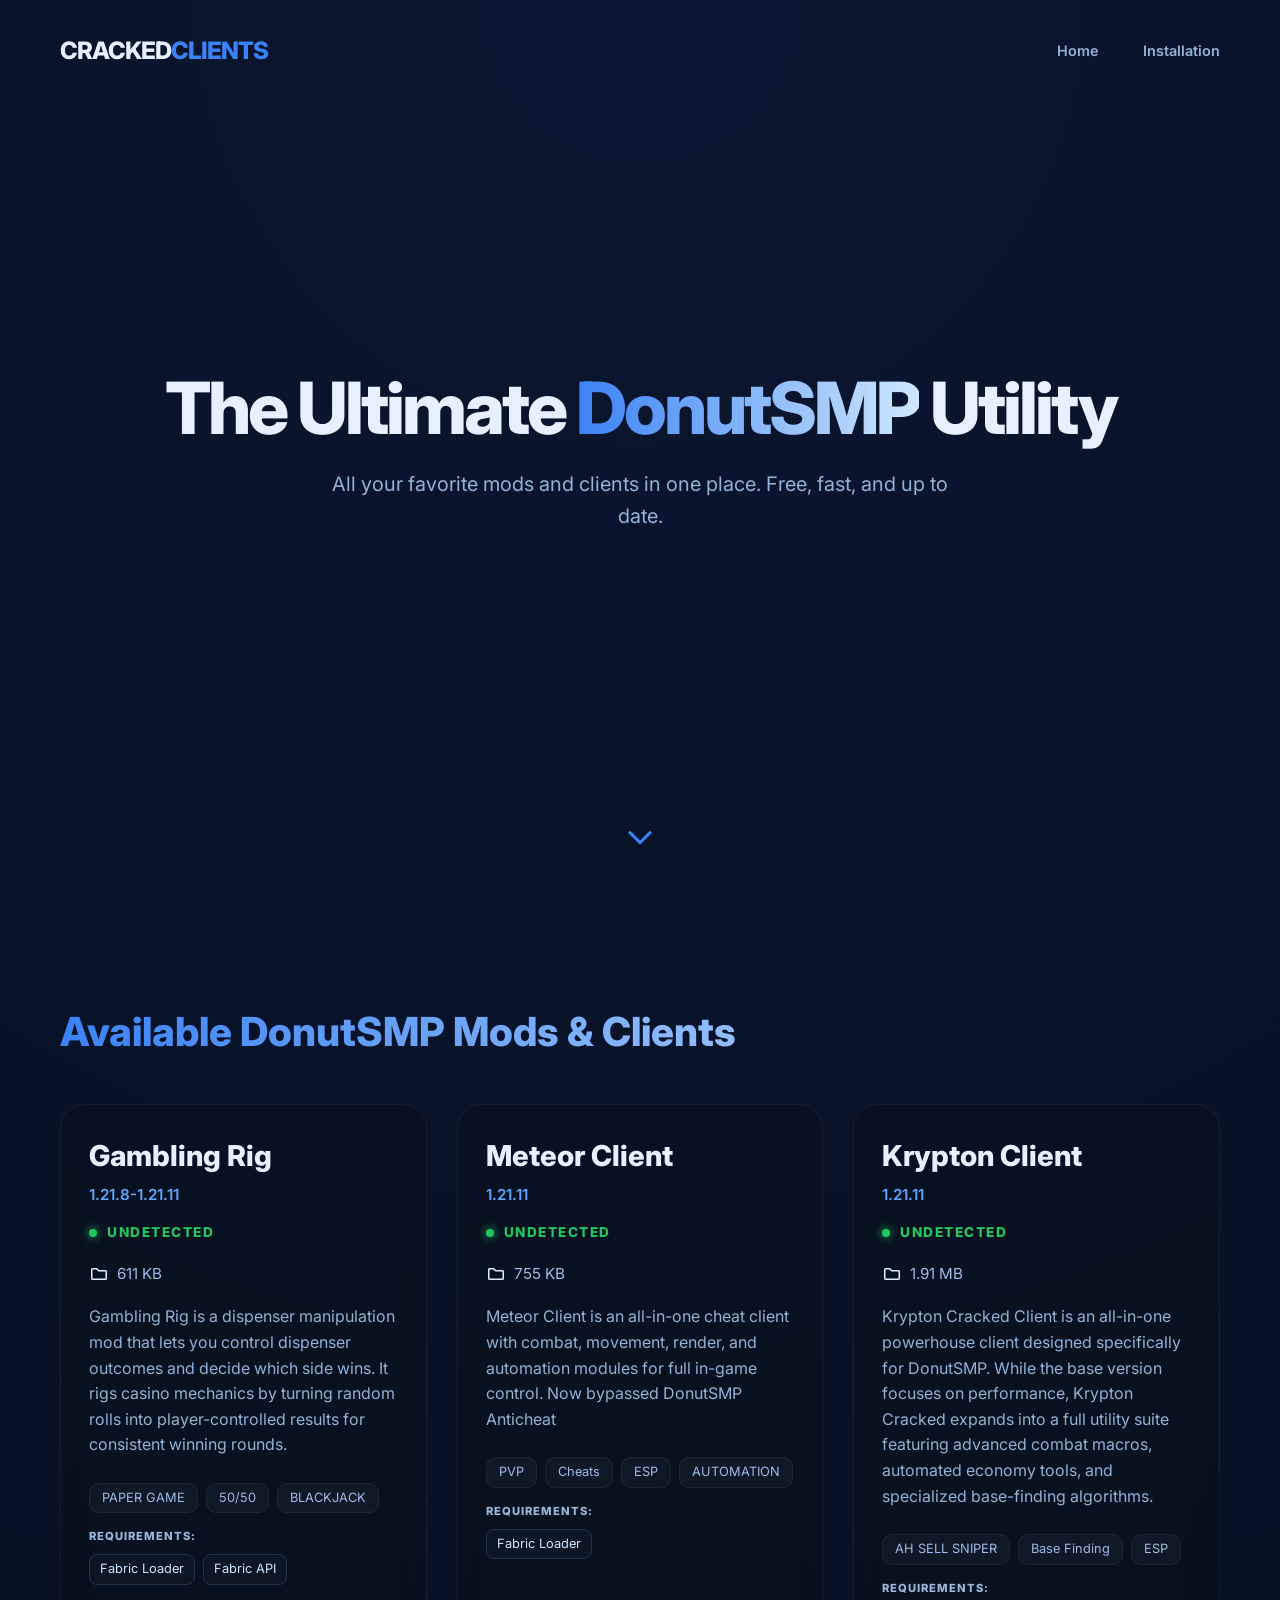
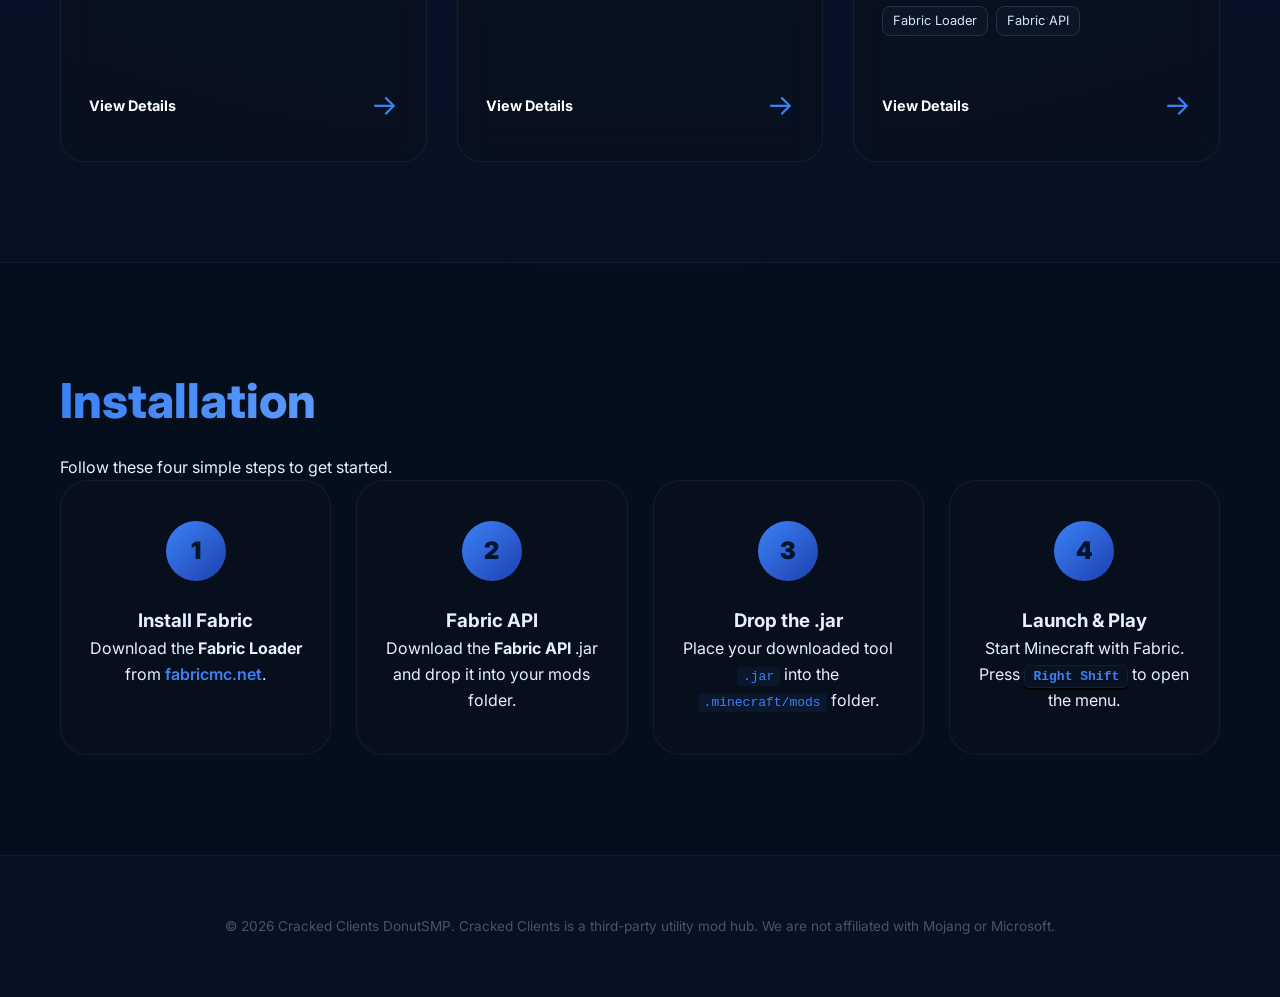
<file: index.html>
<!DOCTYPE html>
<html lang="en">
<head>
    <meta charset="UTF-8">
    <meta name="viewport" content="width=device-width, initial-scale=1.0">
    <title>Cracked Clients | Premium DonutSMP Clients and Cheats</title>
    
    <!-- Fonts and Icons -->
     <link rel="icon" type="image/jpeg" sizes="32x32" href="img/favicon.jpg">
    <link href="https://fonts.googleapis.com/css2?family=Inter:wght@400;600;800&display=swap" rel="stylesheet">
    <link rel="stylesheet" href="https://fonts.googleapis.com/css2?family=Material+Symbols+Outlined:opsz,wght,FILL,GRAD@24,400,0,0" />
    <meta name="description" content="Download the best free DonutSMP clients, cheats, and mods including Meteor Client, Krypton Client, and gambling rig mod.">
    <meta name="keywords" content="DonutSMP cheat, DonutSMP client, Meteor Client, DonutSMP mods, DonutSMP Rig, DonutSMP gambling mod, free Minecraft clients, cracked Minecraft mods">
    <link rel="stylesheet" href="style.css">
    <style>
        html {
            scroll-behavior: smooth;
        }
    </style>
</head>
<body>

    <!-- Navigation Bar -->
    <nav class="navbar">
        <div class="logo">CRACKED<span>CLIENTS</span></div>
        <div class="nav-links">
            <a href="index.html">Home</a>
            <a href="#installation">Installation</a>
        </div>
    </nav>

    <!-- Hero Section -->
    <header class="hero">
        <div class="hero-content">
            <h1>The Ultimate <span class="gradient-text">DonutSMP</span> Utility</h1>
            <p>All your favorite mods and clients in one place. Free, fast, and up to date.</p>
        </div>
        
        <!-- Bouncing Scroll Indicator -->
        <a href="#mods" class="scroll-indicator">
            <span class="material-symbols-outlined">expand_more</span>
        </a>
    </header>

    <!-- Main Content: Product Grid -->
    <main class="container" id="mods">
        <div class="section-header" style="text-align: left; margin-bottom: 40px;">
            <h2 style="font-size: 2.5rem; font-weight: 800;">Available DonutSMP Mods & Clients</h2>
        </div>

        <div id="product-grid" class="grid">
            <!-- JavaScript will inject cards here automatically from products.json -->
        </div>
    </main>

    <!-- Installation Section -->
    <section id="installation" class="installation-section">
        <div class="container">
            <div class="section-header">
                <h2>Installation</h2>
                <p>Follow these four simple steps to get started.</p>
            </div>

            <div class="steps-grid">
                <div class="step-card">
                    <div class="step-number">1</div>
                    <h3>Install Fabric</h3>
                    <p>Download the <strong>Fabric Loader</strong> from <a href="https://fabricmc.net" target="_blank">fabricmc.net</a>.</p>
                </div>

                <div class="step-card">
                    <div class="step-number">2</div>
                    <h3>Fabric API</h3>
                    <p>Download the <strong>Fabric API</strong> .jar and drop it into your mods folder.</p>
                </div>

                <div class="step-card">
                    <div class="step-number">3</div>
                    <h3>Drop the .jar</h3>
                    <p>Place your downloaded tool <code class="code-inline">.jar</code> into the <code class="code-inline">.minecraft/mods</code> folder.</p>
                </div>

                <div class="step-card">
                    <div class="step-number">4</div>
                    <h3>Launch & Play</h3>
                    <p>Start Minecraft with Fabric. Press <kbd class="key-bind">Right Shift</kbd> to open the menu.</p>
                </div>
            </div>
        </div>
    </section>

    <!-- Footer -->
    <footer style="padding: 60px; text-align: center; color: #475569; font-size: 0.85rem; border-top: 1px solid rgba(255,255,255,0.05);">
        <p>&copy; 2026 Cracked Clients DonutSMP. Cracked Clients is a third-party utility mod hub. We are not affiliated with Mojang or Microsoft.</p>
    </footer>

    <!-- JavaScript for Dynamic Content -->
    <script>
        async function loadProducts() {
            try {
                const response = await fetch('./products.json');
                const products = await response.json();
                const grid = document.getElementById('product-grid');

                // Filter out products where visibility is not true
                const visibleProducts = products.filter(p => p.visibility === true);

                // Handle case where no products are visible
                if (visibleProducts.length === 0) {
                    grid.innerHTML = "<p style='color:#475569; grid-column: 1/-1; text-align:center;'>No mods are currently active. Check back later!</p>";
                    return;
                }

                grid.innerHTML = visibleProducts.map(p => `
                    <a href="detail.html?id=${p.id}" class="card">
                        <div class="card-content">
                            <div class="card-header">
                                <h3>${p.name}</h3>
                                <span class="version-tag">${p.version}</span>
                            </div>
                            
                            <div class="status-row">
                                <span class="status-dot" style="background:#22c55e; box-shadow:0 0 10px #22c55e;"></span>
                                <span class="status-text" style="color:#22c55e">${p.status}</span>
                            </div>

                            <div class="size-info">
                                <span class="material-symbols-outlined">folder</span> 
                                ${p.size}
                            </div>

                            <p class="card-desc">${p.description}</p>

                            <div class="tags">
                                ${p.tags.map(tag => `<span class="tag">${tag}</span>`).join('')}
                            </div>

                            <div class="requirements">
                                <span class="req-label">REQUIREMENTS:</span>
                                <div class="req-tags">
                                    ${p.requirements.map(req => `<span class="req-tag">${req}</span>`).join('')}
                                </div>
                            </div>

                            <div class="card-footer">
                                <span class="price-label">View Details</span>
                                <span class="arrow">→</span>
                            </div>
                        </div>
                    </a>
                `).join('');
            } catch (error) {
                console.error("Error loading products:", error);
                document.getElementById('product-grid').innerHTML = "<p style='color:red;'>Failed to load tools. Ensure products.json exists.</p>";
            }
        }

        window.addEventListener('DOMContentLoaded', loadProducts);
    </script>
</body>
</html>
</file>
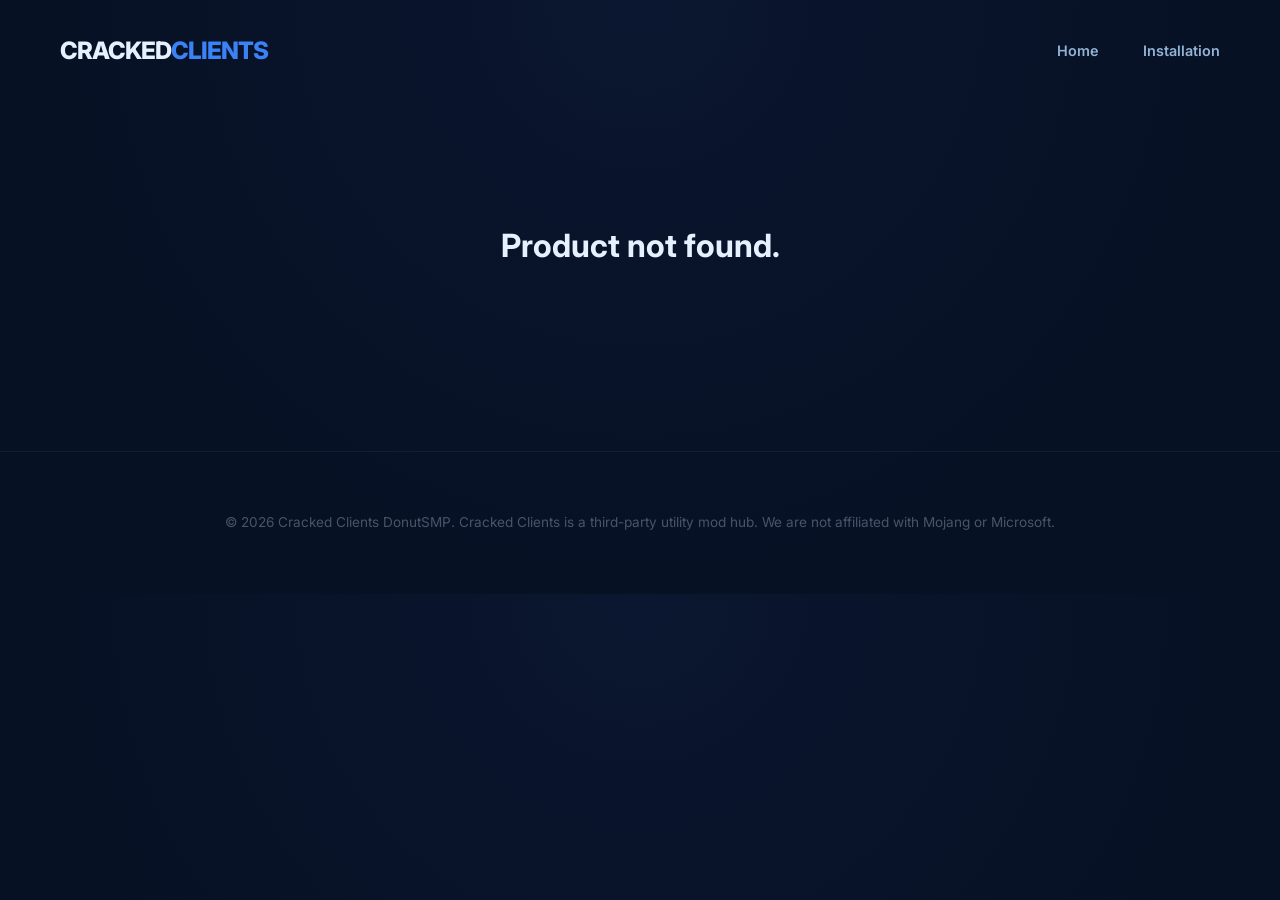
<file: detail.html>
<!DOCTYPE html>
<html lang="en">
<head>
    <meta charset="UTF-8">
    <meta name="viewport" content="width=device-width, initial-scale=1.0">
    <title>Tool Details | Cracked Clients</title>
    <!-- Fonts and Styling -->
     <link rel="icon" type="image/jpeg" sizes="32x32" href="/img/favicon.jpg?v=2">    
    <link href="https://fonts.googleapis.com/css2?family=Inter:wght@400;600;800&display=swap" rel="stylesheet">
    <link rel="stylesheet" href="https://fonts.googleapis.com/css2?family=Material+Symbols+Outlined:opsz,wght,FILL,GRAD@24,400,0,0" />
    <link rel="stylesheet" href="style.css">
</head>
<body class="detail-page">

    <!-- Navigation Bar -->
    <nav class="navbar">
        <div class="logo">CRACKED<span>CLIENTS</span></div>
        <div class="nav-links">
            <a href="index.html">Home</a>
            <a href="index.html#installation">Installation</a>
        </div>
    </nav>

    <div class="container detail-container">
        <!-- Top Section: Main Content & Media -->
        <div class="detail-top-grid">
            <div class="main-info-card">
                <span class="status-badge" id="det-status">UNDETECTED</span>
                <h1 id="det-title" style="font-size: 3.5rem; margin: 15px 0; font-weight: 800;">Loading...</h1>
                <p id="det-desc" style="color: var(--text-dim); font-size: 1.1rem; margin-bottom: 25px;"></p>
                
                <div class="tags" id="det-tags"></div>
                
                <div class="action-btns">
                    <a href="#" class="btn-download" id="download-link">Download</a>
                    <a href="index.html" class="btn-back">Back To All Mods</a>
                </div>
            </div>

            <div class="side-panel">
                <!-- Media Card with 16:9 Aspect Ratio -->
                <div class="media-card">
                    <img src="" alt="Preview" id="det-img">
                </div>
                
                <!-- Stats Grid -->
                <div class="stats-grid">
                    <div class="stat-box">
                        <span class="req-label">MINECRAFT VERSION</span>
                        <strong id="det-ver"></strong>
                    </div>
                    <div class="stat-box">
                        <span class="req-label">REQUIREMENTS</span>
                        <strong id="det-req"></strong>
                    </div>
                    <div class="stat-box">
                        <span class="req-label">SIZE</span>
                        <strong id="det-size"></strong>
                    </div>
                    <div class="stat-box">
                        <span class="req-label">TOTAL DOWNLOADS</span>
                        <strong id="det-dl"></strong>
                    </div>
                </div>
            </div>
        </div>

        <!-- Bottom Section: Detailed Lists -->
        <div class="detail-bottom-grid">
            <div class="info-card">
                <h3 style="margin-bottom: 15px; color: var(--accent);">Highlights</h3>
                <ul id="det-highlights" class="detail-list"></ul>
            </div>
            <div class="info-card">
                <h3 style="margin-bottom: 15px; color: var(--accent);">Usage Notes</h3>
                <ul id="det-usage" class="detail-list"></ul>
            </div>
            <div class="info-card">
                <h3 style="margin-bottom: 15px; color: var(--accent);">Quick Install</h3>
                <ul class="detail-list">
                    <li>Install Fabric Loader and Fabric API</li>
                    <li>Move the jar file into .minecraft/mods</li>
                    <li>Start Minecraft with Fabric profile</li>
                </ul>
            </div>
        </div>
    </div>

    <!-- Footer -->
    <footer style="padding: 60px; text-align: center; color: #475569; font-size: 0.85rem; border-top: 1px solid rgba(255,255,255,0.05);">
        <p>&copy; 2026 Cracked Clients DonutSMP. Cracked Clients is a third-party utility mod hub. We are not affiliated with Mojang or Microsoft.</p>
    </footer>

    <!-- Logic for Dynamic Loading and Fallbacks -->
    <script>
        async function loadDetail() {
            try {
                const params = new URLSearchParams(window.location.search);
                const id = params.get('id');
                const response = await fetch('./products.json');
                const products = await response.json();
                const p = products.find(item => item.id === id);

                if (p) {
                    // Update Text Data
                    document.title = `${p.name} | Cracked Clients DonutSMP`;
                    document.getElementById('det-title').innerText = p.name;
                    document.getElementById('det-status').innerText = p.status;
                    document.getElementById('det-desc').innerText = p.description;
                    document.getElementById('det-ver').innerText = p.version;
                    document.getElementById('det-size').innerText = p.size;
                    document.getElementById('det-dl').innerText = p.downloads;
                    
                    // Handle Download Link
                    const dlBtn = document.getElementById('download-link');
                    dlBtn.href = p.download_url || "#";
                    // Force the browser to download the file
                    if (p.download_url && p.download_url !== "#") {
                        dlBtn.setAttribute('download', p.download_url.split('/').pop());
                    }

                    // Image Fallback Logic (16:9 branded placeholder)
                    const imgElement = document.getElementById('det-img');
                    const fallback = "https://placehold.co/1920x1080/1a1a1f/f39c12?text=For+Legal+Reason+Preview+Unavailable";

                    imgElement.src = p.image || fallback;
                    imgElement.alt = `${p.name} - DonutSMP Client Mods Preview`; 

                    imgElement.onerror = function() {
                        this.src = fallback;
                        this.alt = "Preview Unavailable for this DonutSMP Mod";
                        this.onerror = null;
                    };
                    
                    // Inject List Data
                    document.getElementById('det-tags').innerHTML = p.tags.map(t => `<span class="tag">${t}</span>`).join('');
                    document.getElementById('det-req').innerHTML = p.requirements.join('<br>');
                    document.getElementById('det-highlights').innerHTML = p.highlights.map(h => `<li>${h}</li>`).join('');
                    document.getElementById('det-usage').innerHTML = p.usage.map(u => `<li>${u}</li>`).join('');
                } else {
                    // Redirect or Error if product ID is invalid
                    document.querySelector('.detail-container').innerHTML = "<h1 style='text-align:center; padding:100px;'>Product not found.</h1>";
                }
            } catch (e) {
                console.error("Critical error loading product details:", e);
            }
        }
        
        window.addEventListener('DOMContentLoaded', loadDetail);
    </script>
</body>
</html>
</file>
<file: style.css>
/* --- Root Variables & Color Palette --- */
:root {
    --bg: #061124; /* deep navy */
    --card-bg: rgba(10, 18, 30, 0.65);
    --accent: #3b82f6; /* Brand Blue */
    --accent-alt: #1e40af; /* darker blue */
    --text-main: #e6f0ff;
    --text-dim: #93b3d6;
    --glass-border: rgba(255, 255, 255, 0.06);
    --status-green: #22c55e; /* changed to green */
    --version-blue: #60a5fa;
}

/* --- Base Styles --- */
* {
    margin: 0;
    padding: 0;
    box-sizing: border-box;
}

html {
    scroll-snap-type: y proximity; /* Enables magnetic scroll snapping */
    scroll-padding-top: 100px; /* account for fixed navbar when linking to anchors */
}

body {
    background-color: var(--bg);
    /* Subtle radial gradient tuned for a cool/blue aesthetic */
    background-image: radial-gradient(circle at top center, #0b1630 0%, #061124 70%);
    color: var(--text-main);
    font-family: 'Inter', sans-serif;
    line-height: 1.6;
    overflow-x: hidden;
}

.container {
    max-width: 1200px;
    margin: 0 auto;
    padding: 0 20px;
}

/* --- Navigation --- */
.navbar {
    display: flex;
    justify-content: space-between;
    padding: 2rem 0;
    align-items: center;
    max-width: 1200px;
    margin: 0 auto;
    padding-left: 20px;
    padding-right: 20px;
    position: absolute;
    top: 0;
    left: 0;
    right: 0;
    z-index: 100;
}

.logo {
    font-weight: 800;
    font-size: 1.5rem;
    letter-spacing: -1px;
}

.logo span {
    color: var(--accent);
}

.nav-links a {
    color: var(--text-dim);
    text-decoration: none;
    margin-left: 2.5rem;
    font-size: 0.9rem;
    font-weight: 600;
    transition: 0.3s;
}

.nav-links a:hover {
    color: var(--accent);
}

/* --- Hero Section (Full Screen) --- */
.hero {
    height: 100vh;
    display: flex;
    flex-direction: column;
    justify-content: center;
    align-items: center;
    text-align: center;
    padding: 0 20px;
    position: relative;
    scroll-snap-align: start;
}

.hero h1 {
    font-size: 4.5rem;
    font-weight: 800;
    letter-spacing: -3px;
    margin-bottom: 20px;
    line-height: 1.1;
}

.gradient-text {
    background: linear-gradient(90deg, var(--accent), #cfe8ff);
    -webkit-background-clip: text;
    -webkit-text-fill-color: transparent;
}

.hero p {
    color: var(--text-dim);
    font-size: 1.25rem;
    max-width: 650px;
    margin: 0 auto;
}

/* Bouncing Arrow */
.scroll-indicator {
    position: absolute;
    bottom: 30px;
    left: 50%;
    transform: translateX(-50%);
    color: var(--accent);
    text-decoration: none;
    transition: 0.3s;
}

.scroll-indicator .material-symbols-outlined {
    font-size: 3rem;
    animation: bounce 2s infinite;
}

@keyframes bounce {
    0%, 20%, 50%, 80%, 100% {transform: translateY(0);}    
    40% {transform: translateY(-12px);}    
    60% {transform: translateY(-6px);}    
}

/* --- Product Grid Section --- */
#mods {
    scroll-snap-align: start;
    padding-top: 100px;
    padding-bottom: 100px;
}

.grid {
    display: grid;
    grid-template-columns: repeat(3, 1fr);
    gap: 30px;
    grid-auto-rows: 1fr; /* ensure rows are equal height so cards align */
    align-items: stretch;
}

@media (max-width: 1024px) {
    .grid { grid-template-columns: repeat(2, 1fr); }
}

@media (max-width: 650px) {
    .grid { grid-template-columns: 1fr; }
    .hero h1 { font-size: 3rem; }
}

/* --- Product Card --- */
.card {
    background: var(--card-bg);
    backdrop-filter: blur(12px);
    border: 1px solid var(--glass-border);
    border-radius: 24px;
    padding: 28px;
    text-decoration: none;
    color: inherit;
    transition: all 0.4s cubic-bezier(0.175, 0.885, 0.32, 1.275);
    display: flex;
    flex-direction: column;
    position: relative;
    overflow: hidden;
    height: 100%; /* ensure all cards stretch to same height so footer aligns */
    min-height: 480px; /* stronger guarantee so all cards visually match */
    padding-bottom: 110px; /* leave space for absolutely positioned footer */
}

.card:hover {
    transform: translateY(-10px);
    border-color: rgba(59, 130, 246, 0.35);
    box-shadow: 0 20px 40px rgba(0, 0, 0, 0.6);
}

.card-header h3 {
    font-size: 1.8rem;
    font-weight: 800;
    margin-bottom: 4px;
}

.version-tag {
    color: var(--version-blue);
    font-size: 0.95rem;
    font-weight: 600;
    display: block;
    margin-bottom: 15px;
}

.status-row {
    display: flex;
    align-items: center;
    gap: 10px;
    margin-bottom: 18px;
}

/* Force status styles for product cards (important to override cached/other rules) */
.grid .card .status-dot {
    width: 8px;
    height: 8px;
    background: var(--status-green) !important;
    border-radius: 50%;
    box-shadow: 0 0 10px var(--status-green) !important;
}

.grid .card .status-text {
    color: var(--status-green) !important;
    font-weight: 800;
    font-size: 0.85rem;
    letter-spacing: 1.5px;
    text-transform: uppercase;
}

.size-info {
    display: flex;
    align-items: center;
    gap: 8px;
    color: #9fbbe6;
    font-size: 0.95rem;
    margin-bottom: 18px;
}

.size-info .material-symbols-outlined {
    font-size: 20px;
    color: #dbefff;
}

.card-desc {
    color: var(--text-dim);
    font-size: 1rem;
    line-height: 1.6;
    margin-bottom: 25px;
}

/* Tags & Requirements */
.tags, .req-tags {
    display: flex;
    gap: 8px;
    flex-wrap: wrap;
    margin-bottom: 15px;
}

.tag {
    background: rgba(255, 255, 255, 0.03);
    border: 1px solid var(--glass-border);
    padding: 4px 12px;
    border-radius: 10px;
    font-size: 0.8rem;
    color: #9fbbe6;
}

.req-label {
    font-size: 0.7rem;
    color: #9bb7d9;
    font-weight: 800;
    display: block;
    margin-bottom: 8px;
    letter-spacing: 1px;
    text-transform: uppercase;
}

.req-tag {
    background: rgba(255, 255, 255, 0.02);
    border: 1px solid #203247;
    padding: 4px 10px;
    border-radius: 8px;
    font-size: 0.8rem;
    color: #cfe6ff;
}

/* Absolutely position the footer to guarantee alignment */
.card-footer {
    position: absolute;
    left: 28px;
    right: 28px;
    bottom: 28px;
    display: flex;
    justify-content: space-between;
    align-items: center;
    padding-top: 0;
    border-top: none;
    min-height: 56px; /* consistent footer area */
}

.price-label {
    font-weight: 700;
    color: #fff;
    font-size: 0.9rem;
}

.arrow {
    color: var(--accent);
    font-size: 1.8rem;
    transition: transform 0.3s ease;
}

.card:hover .arrow {
    transform: translateX(10px);
}

/* --- Installation Section --- */
.installation-section {
    background: rgba(6, 12, 22, 0.45);
    padding: 100px 0;
    border-top: 1px solid var(--glass-border);
    scroll-snap-align: start;
}

.section-header h2 {
    font-size: 3rem;
    font-weight: 800;
    background: linear-gradient(90deg, var(--accent), #cfe8ff);
    -webkit-background-clip: text;
    -webkit-text-fill-color: transparent;
    margin-bottom: 15px;
}

.steps-grid {
    display: grid;
    grid-template-columns: repeat(auto-fit, minmax(250px, 1fr));
    gap: 25px;
}

.step-card {
    background: var(--card-bg);
    border: 1px solid var(--glass-border);
    border-radius: 28px;
    padding: 40px 25px;
    text-align: center;
}

.step-number {
    width: 60px;
    height: 60px;
    background: linear-gradient(135deg, var(--accent), var(--accent-alt));
    color: #00142a;
    border-radius: 50%;
    display: flex;
    align-items: center;
    justify-content: center;
    font-weight: 900;
    font-size: 1.5rem;
    margin: 0 auto 25px;
}

.code-inline {
    background: rgba(59, 130, 246, 0.07);
    color: var(--accent);
    padding: 2px 6px;
    border-radius: 4px;
    font-family: monospace;
}

.key-bind {
    background: #091222;
    border: 1px solid var(--glass-border);
    color: var(--accent);
    padding: 3px 8px;
    border-radius: 6px;
    font-weight: 700;
    box-shadow: 0 2px 0 #000;
}

/* --- Detail Page Specifics --- */
.detail-container { padding-top: 120px; margin-bottom: 80px; }

.detail-top-grid {
    display: grid;
    grid-template-columns: 1.2fr 0.8fr;
    gap: 30px;
    margin-bottom: 40px;
}

@media (max-width: 900px) {
    .detail-top-grid { grid-template-columns: 1fr; }
}

.main-info-card, .info-card, .stat-box, .media-card {
    background: var(--card-bg);
    border: 1px solid var(--glass-border);
    border-radius: 20px;
    padding: 30px;
}

.media-card {
    aspect-ratio: 16 / 9;
    padding: 0;
    overflow: hidden;
    display: flex;
}

.media-card img {
    width: 100%;
    height: 100%;
    object-fit: cover;
}

/* Status badge on the detail page (keep neutral, not green) */
.status-badge {
    background: rgba(255, 255, 255, 0.02);
    color: var(--text-main);
    padding: 6px 16px;
    border-radius: 50px;
    font-size: 0.75rem;
    font-weight: 800;
    text-transform: uppercase;
}

.action-btns { display: flex; gap: 15px; margin-top: 35px; }

.btn-download {
    background: linear-gradient(135deg, var(--accent), var(--accent-alt));
    padding: 14px 35px;
    border-radius: 12px;
    text-decoration: none;
    font-weight: 800;
    color: #00142a;
    transition: 0.3s;
}

.btn-download:hover { transform: translateY(-3px); filter: brightness(1.06); }

.btn-back {
    background: rgba(255, 255, 255, 0.03);
    border: 1px solid var(--glass-border);
    padding: 14px 25px;
    border-radius: 12px;
    text-decoration: none;
    color: var(--text-main);
    transition: 0.3s;
}

.btn-back:hover { background: rgba(255,255,255,0.06); color: var(--accent); }

.stats-grid { display: grid; grid-template-columns: 1fr 1fr; gap: 15px; margin-top: 20px; }

.stat-box strong { display: block; font-size: 1.1rem; color: #e6f0ff; margin-top: 5px; }

.detail-bottom-grid {
    display: grid;
    grid-template-columns: repeat(3, 1fr);
    gap: 20px;
}

@media (max-width: 900px) {
    .detail-bottom-grid { grid-template-columns: 1fr; }
}

.detail-list { list-style: none; padding-top: 15px; }

.detail-list li {
    color: var(--text-dim);
    font-size: 0.95rem;
    margin-bottom: 12px;
    padding-left: 25px;
    position: relative;
}

.detail-list li::before {
    content: "•";
    color: var(--accent);
    position: absolute;
    left: 0;
    font-weight: bold;
}

/* Update this section in your style.css */
.step-card a {
    color: var(--accent); /* Forces the link to be brand blue */
    text-decoration: none;
    font-weight: 600;
    transition: 0.3s;
}

.step-card a:hover {
    text-decoration: underline;
    filter: brightness(1.15);
}

/* Optional: Ensure it stays blue even after being clicked */
.step-card a:visited {
    color: var(--accent);
}
</file>
